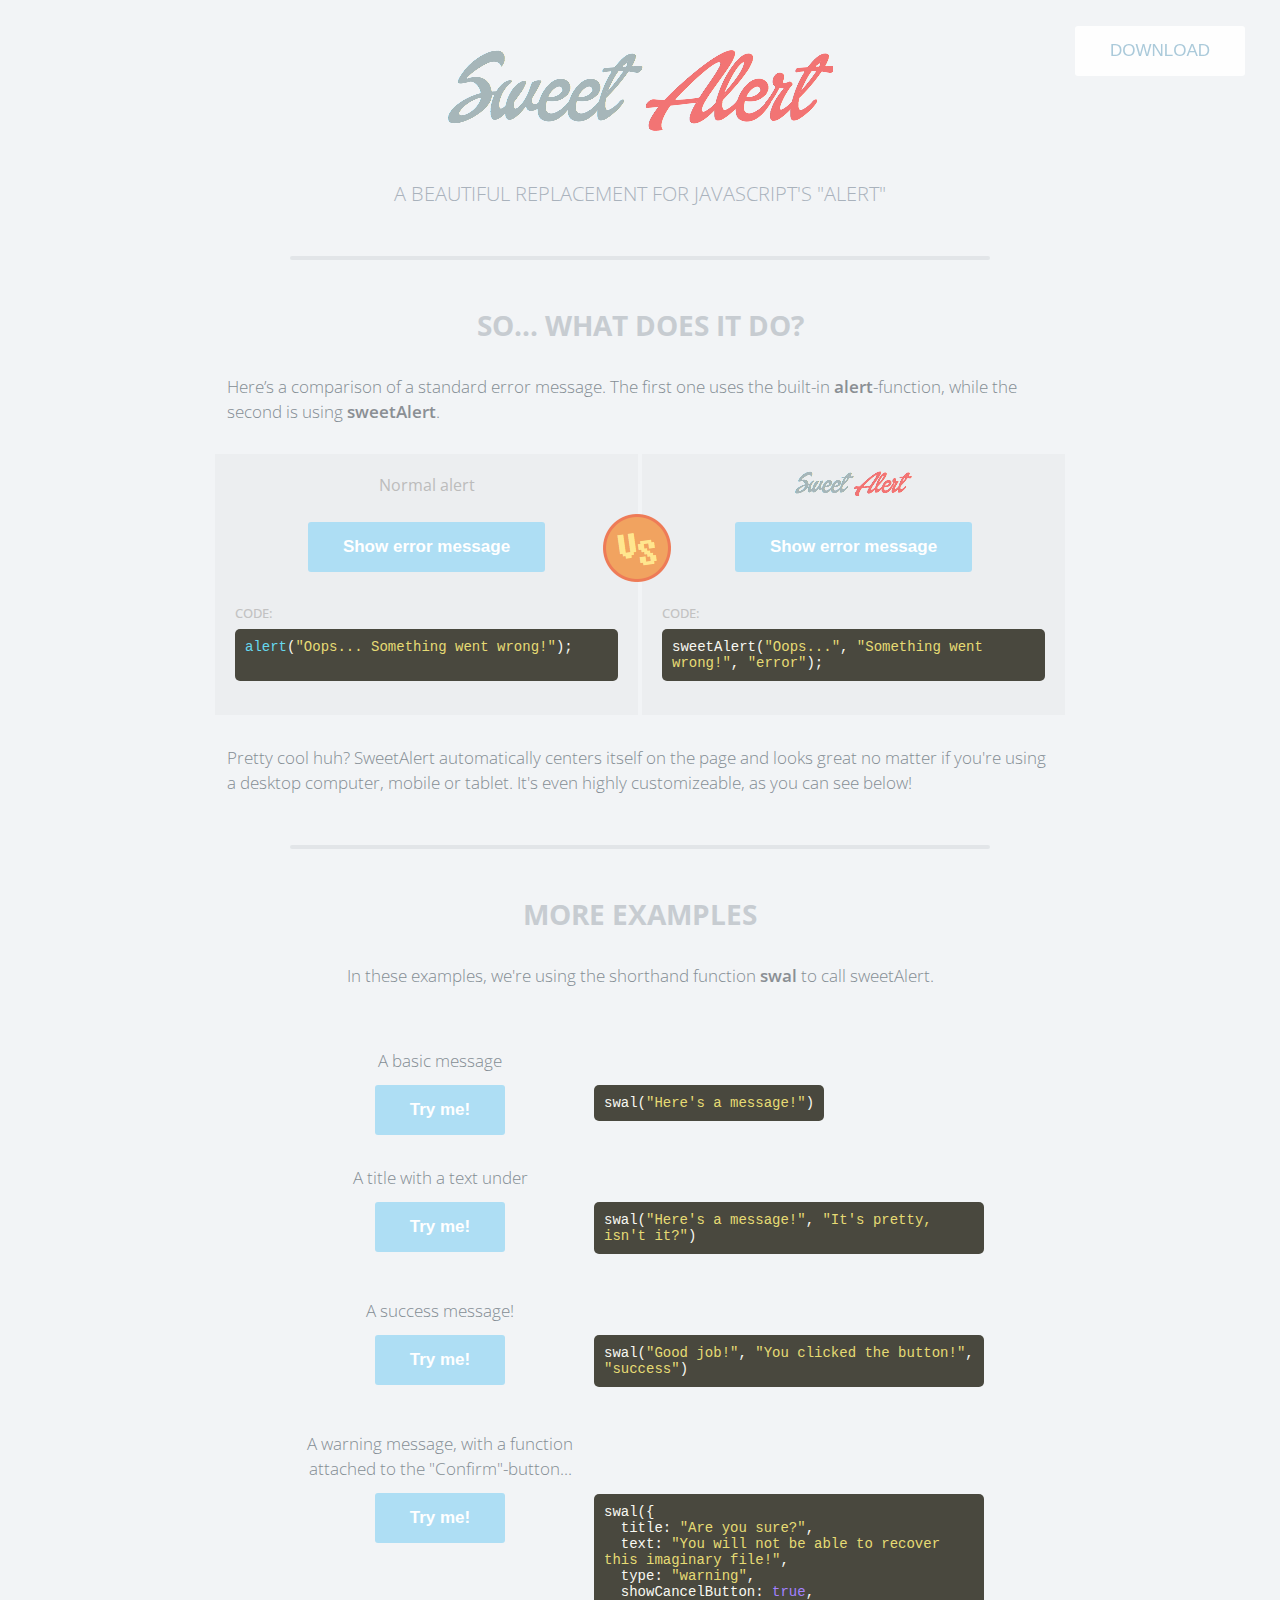
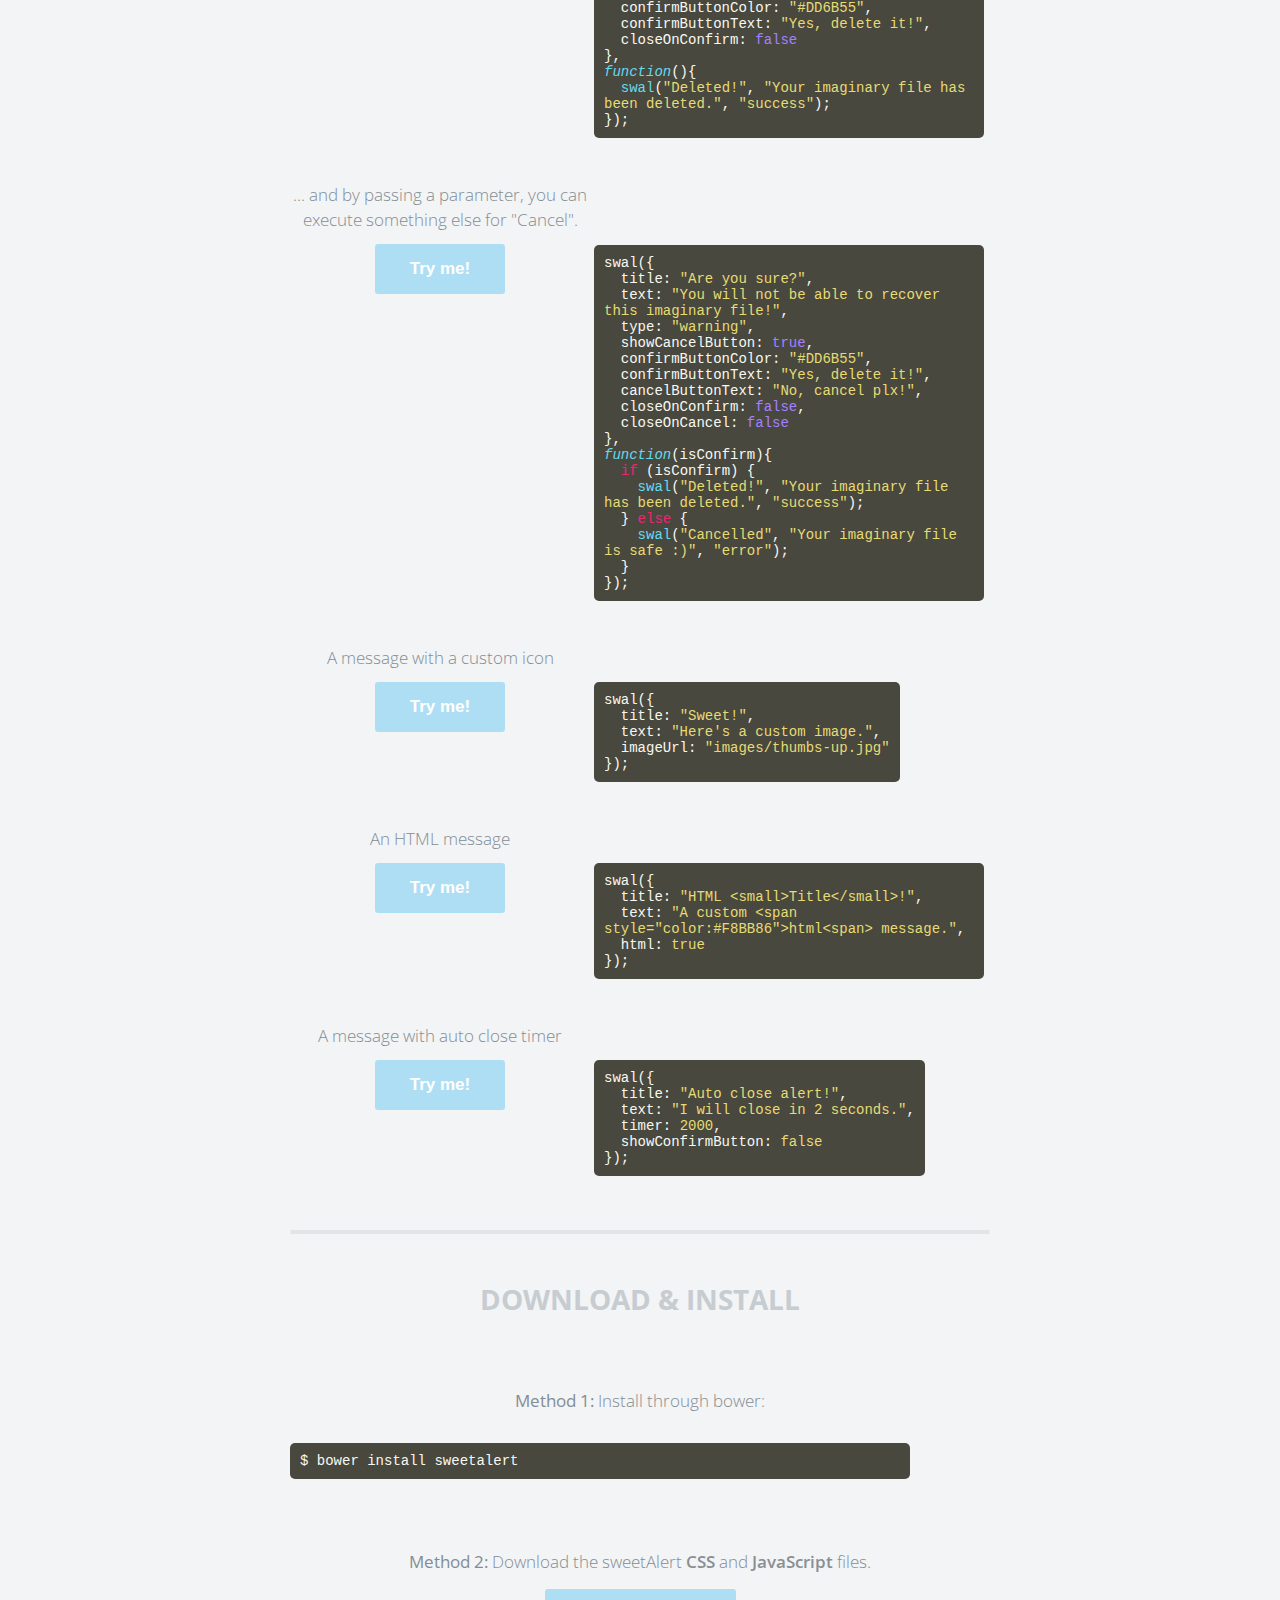
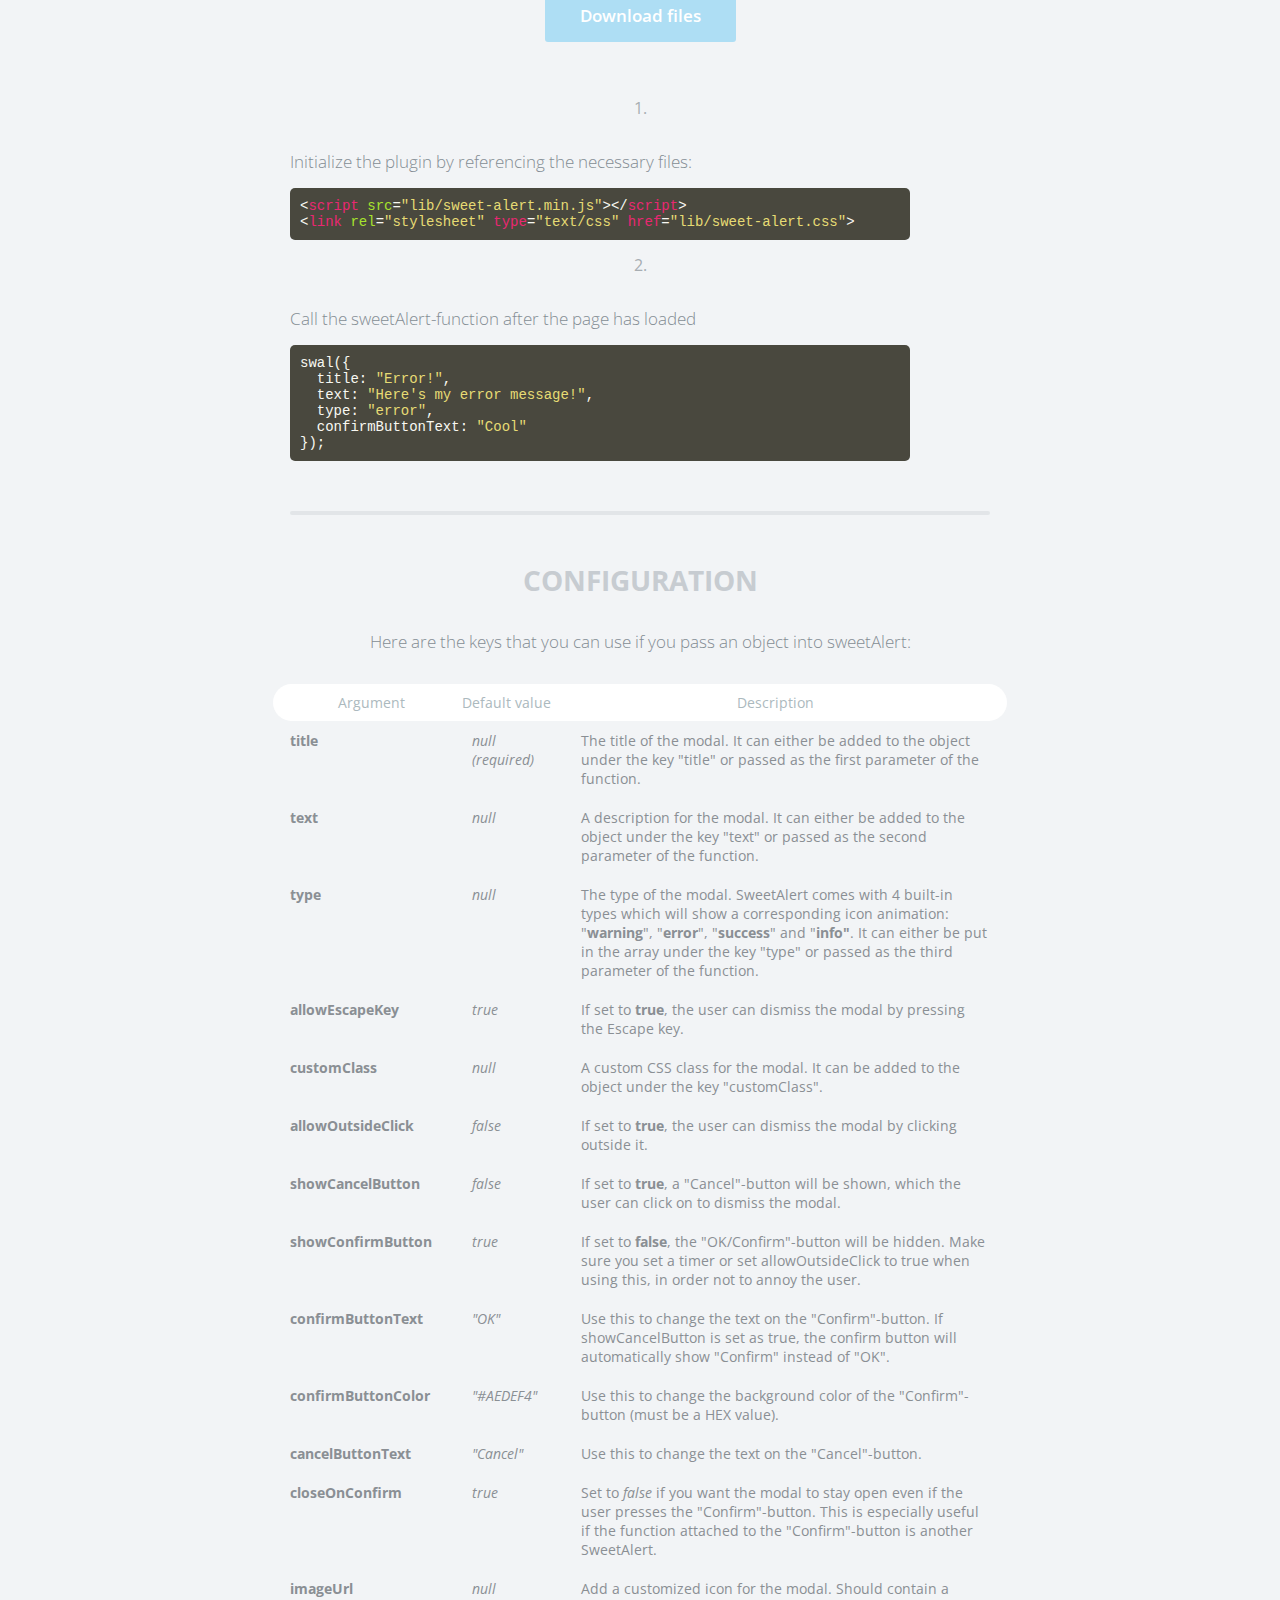
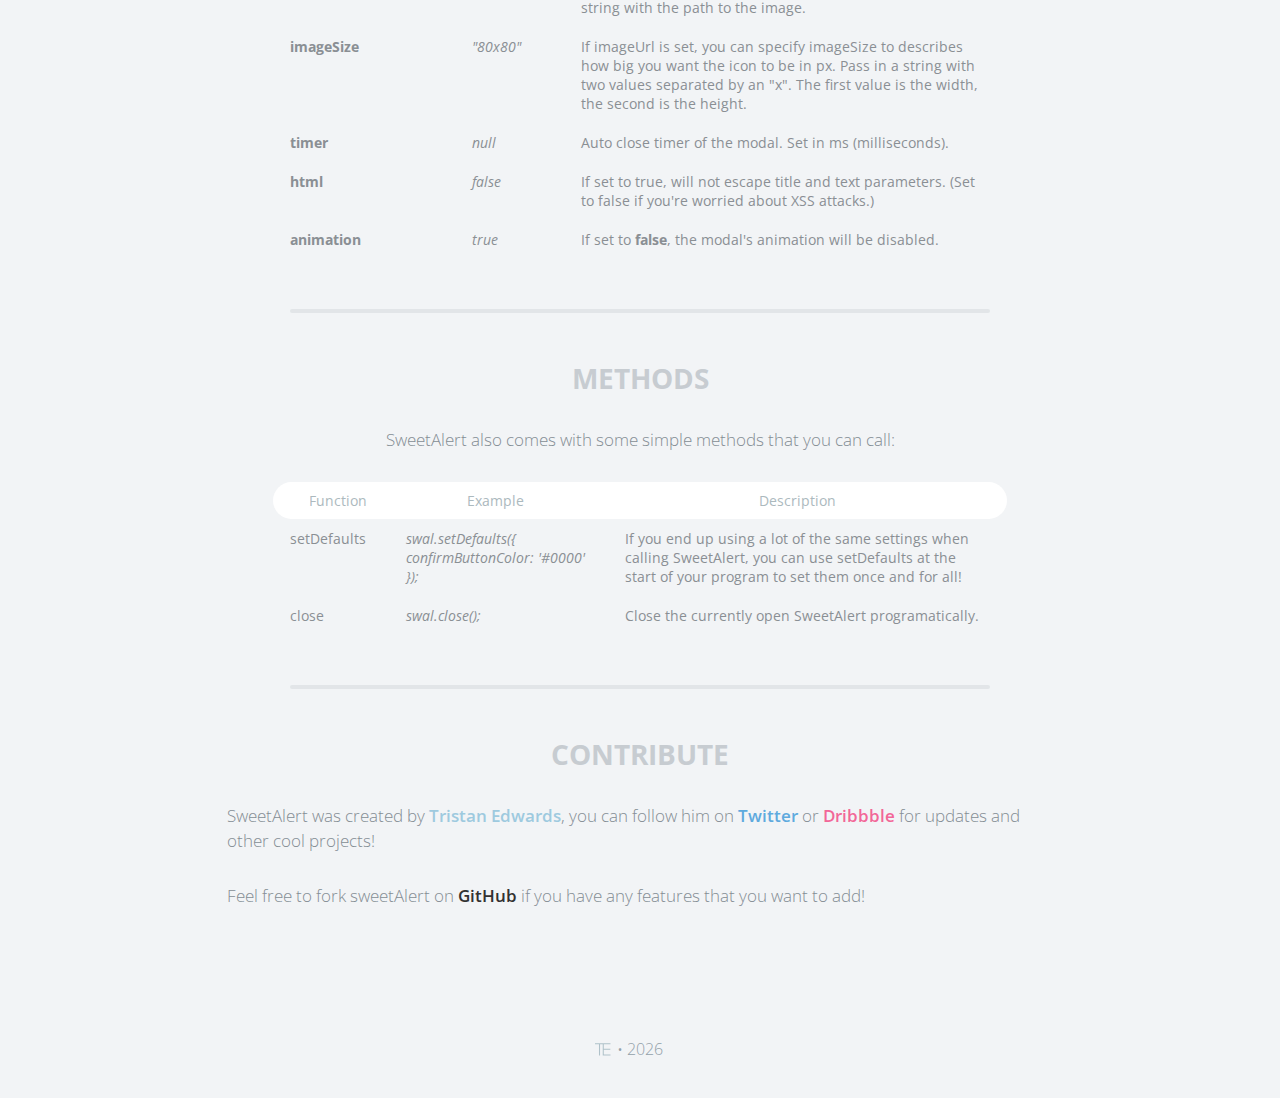
<file: ZamZam Bazar/lib/sweetalert/example/index.html>
<!doctype html>

<html>

<head>
  <meta charset="utf-8">
  <meta name="viewport" content="width=device-width, initial-scale=1, maximum-scale=1, user-scalable=0" />
  <title>SweetAlert</title>
  
  <link rel="stylesheet" href="./example.css">

  <!-- This is what you need -->
  <script src="../lib/sweet-alert.min.js"></script>
  <link rel="stylesheet" href="../lib/sweet-alert.css">
  <!--.......................-->

</head>

<body>

<h1>Sweet Alert</h1>
<h2>A beautiful replacement for Javascript's "Alert"</h2>
<button class="download">Download</button>

<!-- What does it do? -->
<h3>So... What does it do?</h3>
<p>Here’s a comparison of a standard error message. The first one uses the built-in <strong>alert</strong>-function, while the second is using <strong>sweetAlert</strong>.</p>

<div class="showcase normal">
	<h4>Normal alert</h4>
	<button>Show error message</button>

	<h5>Code:</h5>
	<pre><span class="func">alert</span>(<span class="str">"Oops... Something went wrong!"</span>);

	</pre>

	<div class="vs-icon"></div>
</div>

<div class="showcase sweet">
	<h4>Sweet Alert</h4>
	<button>Show error message</button>

	<h5>Code:</h5>
	<pre>sweetAlert(<span class="str">"Oops..."</span>, <span class="str">"Something went wrong!"</span>, <span class="str">"error"</span>);</pre>
</div>

<p>Pretty cool huh? SweetAlert automatically centers itself on the page and looks great no matter if you're using a desktop computer, mobile or tablet. It's even highly customizeable, as you can see below!</p>


<!-- Examples -->
<h3>More examples</h3>

<p class="center">In these examples, we're using the shorthand function <strong>swal</strong> to call sweetAlert.</p>

<ul class="examples">

	<li class="message">
		<div class="ui">
			<p>A basic message</p>
			<button>Try me!</button>
		</div>
		<pre>swal(<span class="str">"Here's a message!"</span>)</pre>
	</li>

	<li class="title-text">
		<div class="ui">
			<p>A title with a text under</p>
			<button>Try me!</button>
		</div>
		<pre>swal(<span class="str">"Here's a message!"</span>, <span class="str">"It's pretty, isn't it?"</span>)</pre>
	</li>

	<li class="success">
		<div class="ui">
			<p>A success message!</p>
			<button>Try me!</button>
		</div>
		<pre>swal(<span class="str">"Good job!"</span>, <span class="str">"You clicked the button!"</span>, <span class="str">"success"</span>)</pre>
	</li>

	<li class="warning confirm">
		<div class="ui">
			<p>A warning message, with a function attached to the "Confirm"-button...</p>
			<button>Try me!</button>
		</div>
		<pre>swal({
&nbsp;&nbsp;title: <span class="str">"Are you sure?"</span>,
&nbsp;&nbsp;text: <span class="str">"You will not be able to recover this imaginary file!"</span>,
&nbsp;&nbsp;type: <span class="str">"warning"</span>,
&nbsp;&nbsp;showCancelButton: <span class="val">true</span>,
&nbsp;&nbsp;confirmButtonColor: <span class="str">"#DD6B55"</span>,
&nbsp;&nbsp;confirmButtonText: <span class="str">"Yes, delete it!"</span>,
&nbsp;&nbsp;closeOnConfirm: <span class="val">false</span>
},
<span class="func"><i>function</i></span>(){
&nbsp;&nbsp;<span class="func">swal</span>(<span class="str">"Deleted!"</span>, <span class="str">"Your imaginary file has been deleted."</span>, <span class="str">"success"</span>);
});</pre>
	</li>

	<li class="warning cancel">
		<div class="ui">
			<p>... and by passing a parameter, you can execute something else for "Cancel".</p>
			<button>Try me!</button>
		</div>
		<pre>swal({
&nbsp;&nbsp;title: <span class="str">"Are you sure?"</span>,
&nbsp;&nbsp;text: <span class="str">"You will not be able to recover this imaginary file!"</span>,
&nbsp;&nbsp;type: <span class="str">"warning"</span>,
&nbsp;&nbsp;showCancelButton: <span class="val">true</span>,
&nbsp;&nbsp;confirmButtonColor: <span class="str">"#DD6B55"</span>,
&nbsp;&nbsp;confirmButtonText: <span class="str">"Yes, delete it!"</span>,
&nbsp;&nbsp;cancelButtonText: <span class="str">"No, cancel plx!"</span>,
&nbsp;&nbsp;closeOnConfirm: <span class="val">false</span>,
&nbsp;&nbsp;closeOnCancel: <span class="val">false</span>
},
<span class="func"><i>function</i></span>(isConfirm){
&nbsp;&nbsp;<span class="tag">if</span> (isConfirm) {
&nbsp;&nbsp;&nbsp;&nbsp;<span class="func">swal</span>(<span class="str">"Deleted!"</span>, <span class="str">"Your imaginary file has been deleted."</span>, <span class="str">"success"</span>);
&nbsp;&nbsp;} <span class="tag">else</span> {
	&nbsp;&nbsp;&nbsp;&nbsp;<span class="func">swal</span>(<span class="str">"Cancelled"</span>, <span class="str">"Your imaginary file is safe :)"</span>, <span class="str">"error"</span>);
&nbsp;&nbsp;}
});</pre>
	</li>

	<li class="custom-icon">
		<div class="ui">
			<p>A message with a custom icon</p>
			<button>Try me!</button>
		</div>
		<pre>swal({
&nbsp;&nbsp;title: <span class="str">"Sweet!"</span>,
&nbsp;&nbsp;text: <span class="str">"Here's a custom image."</span>,
&nbsp;&nbsp;imageUrl: <span class="str">"images/thumbs-up.jpg"</span>
});</pre>
	</li>

	<li class="message-html">
		<div class="ui">
			<p>An HTML message</p>
			<button>Try me!</button>
		</div>
		<pre>swal({
&nbsp;&nbsp;title: <span class="str">"HTML &lt;small&gt;Title&lt;/small&gt;!"</span>,
&nbsp;&nbsp;text: <span class="str">"A custom &lt;span style="color:#F8BB86"&gt;html&lt;span&gt; message."</span>,
&nbsp;&nbsp;html: <span class="str">true</span>
});</pre>
	</li>

	<li class="timer">
		<div class="ui">
			<p>A message with auto close timer</p>
			<button>Try me!</button>
		</div>
		<pre>swal({
&nbsp;&nbsp;title: <span class="str">"Auto close alert!"</span>,
&nbsp;&nbsp;text: <span class="str">"I will close in 2 seconds."</span>,
&nbsp;&nbsp;timer: <span class="str">2000</span>,
&nbsp;&nbsp;showConfirmButton: <span class="str">false</span>
});</pre>
	</li>

</ul>


<!-- Download & Install -->
<h3 id="download-section">Download & install</h3>

<div class="center-container">
	<p class="center"><b>Method 1:</b> Install through bower:</p>
	<pre class="center">$ bower install sweetalert</pre>
</div>

<p class="center"><b>Method 2:</b> Download the sweetAlert <strong>CSS</strong> and <strong>JavaScript</strong> files.</p>

<a class="button" href="https://github.com/t4t5/sweetalert/archive/master.zip" download>Download files</a>

<ol>
	<li>
		<p>Initialize the plugin by referencing the necessary files:</p>
		<pre>&lt;<span class="tag">script</span> <span class="attr">src</span>=<span class="str">"lib/sweet-alert.min.js"</span>&gt;&lt;/<span class="tag">script</span>&gt;
&lt;<span class="tag">link</span> <span class="attr">rel</span>=<span class="str">"stylesheet"</span> <span class="tag">type</span>=<span class="str">"text/css"</span> <span class="tag">href</span>=<span class="str">"lib/sweet-alert.css"</span>&gt;</pre>
	</li>

	<li>
		<p>Call the sweetAlert-function after the page has loaded</p>
		<pre>swal({
&nbsp;&nbsp;title: <span class="str">"Error!"</span>,
&nbsp;&nbsp;text: <span class="str">"Here's my error message!"</span>,
&nbsp;&nbsp;type: <span class="str">"error"</span>,
&nbsp;&nbsp;confirmButtonText: <span class="str">"Cool"</span>
});
</pre>
	</li>
</ol>



<!-- Configuration -->
<h3>Configuration</h3>

<p class="center">Here are the keys that you can use if you pass an object into sweetAlert:</p>

<table>
	<tr class="titles">
		<th>
			<div class="border-left"></div>
			Argument
		</th>
		<th>Default value</th>
		<th>
			<div class="border-right"></div>
			Description
		</th>
	</tr>
	<tr>
		<td><b>title</b></td>
		<td><i>null (required)</i></td>
		<td>The title of the modal. It can either be added to the object under the key "title" or passed as the first parameter of the function.</td>
	</tr>
	<tr>
		<td><b>text</b></td>
		<td><i>null</i></td>
		<td>A description for the modal. It can either be added to the object under the key "text" or passed as the second parameter of the function.</td>
	</tr>
	<tr>
		<td><b>type</b></td>
		<td><i>null</i></td>
		<td>The type of the modal. SweetAlert comes with 4 built-in types which will show a corresponding icon animation: "<strong>warning</strong>", "<strong>error</strong>", "<strong>success</strong>" and "<strong>info"</strong>. It can either be put in the array under the key "type" or passed as the third parameter of the function.</td>
	</tr>
        <tr>
                <td><b>allowEscapeKey</b></td>
                <td><i>true</i></td>
                <td>If set to <strong>true</strong>, the user can dismiss the modal by pressing the Escape key.</td>
        </tr>
	<tr>
		<td><b>customClass</b></td>
		<td><i>null</i></td>
		<td>A custom CSS class for the modal. It can be added to the object under the key "customClass".</td>
	</tr>
	<tr>
		<td><b>allowOutsideClick</b></td>
		<td><i>false</i></td>
		<td>If set to <strong>true</strong>, the user can dismiss the modal by clicking outside it.</td>
	</tr>
	<tr>
		<td><b>showCancelButton</b></td>
		<td><i>false</i></td>
		<td>If set to <strong>true</strong>, a "Cancel"-button will be shown, which the user can click on to dismiss the modal.</td>
	</tr>
	<tr>
		<td><b>showConfirmButton</b></td>
		<td><i>true</i></td>
		<td>If set to <strong>false</strong>, the "OK/Confirm"-button will be hidden. Make sure you set a timer or set allowOutsideClick to true when using this, in order not to annoy the user.</td>
	</tr>
	<tr>
		<td><b>confirmButtonText</b></td>
		<td><i>"OK"</i></td>
		<td>Use this to change the text on the "Confirm"-button. If showCancelButton is set as true, the confirm button will automatically show "Confirm" instead of "OK".</td>
	</tr>
	<tr>
		<td><b>confirmButtonColor</b></td>
		<td><i>"#AEDEF4"</i></td>
		<td>Use this to change the background color of the "Confirm"-button (must be a HEX value).</td>
	</tr>
	<tr>
		<td><b>cancelButtonText</b></td>
		<td><i>"Cancel"</i></td>
		<td>Use this to change the text on the "Cancel"-button.</td>
	</tr>
	<tr>
		<td><b>closeOnConfirm</b></td>
		<td><i>true</i></td>
		<td>Set to <i>false</i> if you want the modal to stay open even if the user presses the "Confirm"-button. This is especially useful if the function attached to the "Confirm"-button is another SweetAlert.</td>
	</tr>
	<tr>
		<td><b>imageUrl</b></td>
		<td><i>null</i></td>
		<td>Add a customized icon for the modal. Should contain a string with the path to the image.</td>
	</tr>
	<tr>
		<td><b>imageSize</b></td>
		<td><i>"80x80"</i></td>
		<td>If imageUrl is set, you can specify imageSize to describes how big you want the icon to be in px. Pass in a string with two values separated by an "x". The first value is the width, the second is the height.</td>
	</tr>
	<tr>
		<td><b>timer</b></td>
		<td><i>null</i></td>
		<td>Auto close timer of the modal. Set in ms (milliseconds).</td>
	</tr>
	<tr>
		<td><b>html</b></td>
		<td><i>false</i></td>
		<td>If set to true, will not escape title and text parameters. (Set to false if you're worried about XSS attacks.)</td>
	</tr>
	<tr>
		<td><b>animation</b></td>
		<td><i>true</i></td>
		<td>If set to <strong>false</strong>, the modal's animation will be disabled.</td>
	</tr>
</table>


<!-- Methods -->
<h3>Methods</h3>

<p class="center">SweetAlert also comes with some simple methods that you can call:</p>

<table>
	<tr class="titles">
		<th>
			<div class="border-left"></div>
			Function
		</th>
		<th>Example</th>
		<th>
			<div class="border-right"></div>
			Description
		</th>
	</tr>
	<tr>
		<td>setDefaults</td>
		<td><i>swal.setDefaults({ confirmButtonColor: '#0000' });</i></td>
		<td>If you end up using a lot of the same settings when calling SweetAlert, you can use setDefaults at the start of your program to set them once and for all!</td>
	</tr>
	<tr>
		<td>close</td>
		<td><i>swal.close();</i></td>
		<td>Close the currently open SweetAlert programatically.</td>
	</tr>
</table>



<!-- Contribute -->
<h3>Contribute</h3>
<p>SweetAlert was created by <a href="http://tristanedwards.me" target="_blank">Tristan Edwards</a>, you can follow him on <a href="https://twitter.com/t4t5" target="_blank" class="twitter">Twitter</a> or <a href="https://dribbble.com/tristanedwards" target="_blank" class="dribbble">Dribbble</a> for updates and other cool projects!</p>
<p>Feel free to fork sweetAlert on <a href="https://github.com/t4t5/sweetalert" class="github">GitHub</a> if you have any features that you want to add!</p>


<footer>
	<span class="te-logo">TE</span> • <script>document.write(new Date().getFullYear())</script>
</footer>


<script>

document.querySelector('button.download').onclick = function(){
	$("html, body").animate({ scrollTop: $("#download-section").offset().top }, 1000);
};

document.querySelector('.showcase.normal button').onclick = function(){
	alert("Oops... Something went wrong!");
};

document.querySelector('.showcase.sweet button').onclick = function(){
	swal("Oops...", "Something went wrong!", "error");
};

document.querySelector('ul.examples li.message button').onclick = function(){
	swal("Here's a message!");
};

document.querySelector('ul.examples li.timer button').onclick = function(){
	swal({
		title: "Auto close alert!",
		text: "I will close in 2 seconds.",
		timer: 2000,
		showConfirmButton: false
	});
};

document.querySelector('ul.examples li.title-text button').onclick = function(){
	swal("Here's a message!", "It's pretty, isn't it?");
};

document.querySelector('ul.examples li.success button').onclick = function(){
	swal("Good job!", "You clicked the button!", "success");
};

document.querySelector('ul.examples li.warning.confirm button').onclick = function(){
	swal({
		title: "Are you sure?",
		text: "You will not be able to recover this imaginary file!",
		type: "warning",
		showCancelButton: true,
		confirmButtonColor: '#DD6B55',
		confirmButtonText: 'Yes, delete it!',
		closeOnConfirm: false
	},
	function(){
		swal("Deleted!", "Your imaginary file has been deleted!", "success");
	});
};

document.querySelector('ul.examples li.warning.cancel button').onclick = function(){
	swal({
		title: "Are you sure?",
		text: "You will not be able to recover this imaginary file!",
		type: "warning",
		showCancelButton: true,
		confirmButtonColor: '#DD6B55',
		confirmButtonText: 'Yes, delete it!',
		cancelButtonText: "No, cancel plx!",
		closeOnConfirm: false,
		closeOnCancel: false
	},
	function(isConfirm){
    if (isConfirm){
      swal("Deleted!", "Your imaginary file has been deleted!", "success");
    } else {
      swal("Cancelled", "Your imaginary file is safe :)", "error");
    }
	});
};

document.querySelector('ul.examples li.custom-icon button').onclick = function(){
	swal({
		title: "Sweet!",
		text: "Here's a custom image.",
		imageUrl: 'images/thumbs-up.jpg'
	});
};

document.querySelector('ul.examples li.message-html button').onclick = function(){
	swal({
		title: "HTML <small>Title</small>!",
		text: 'A custom <span style="color:#F8BB86">html<span> message.',
		html: true
	});
};

</script>



</body>

</html>
</file>
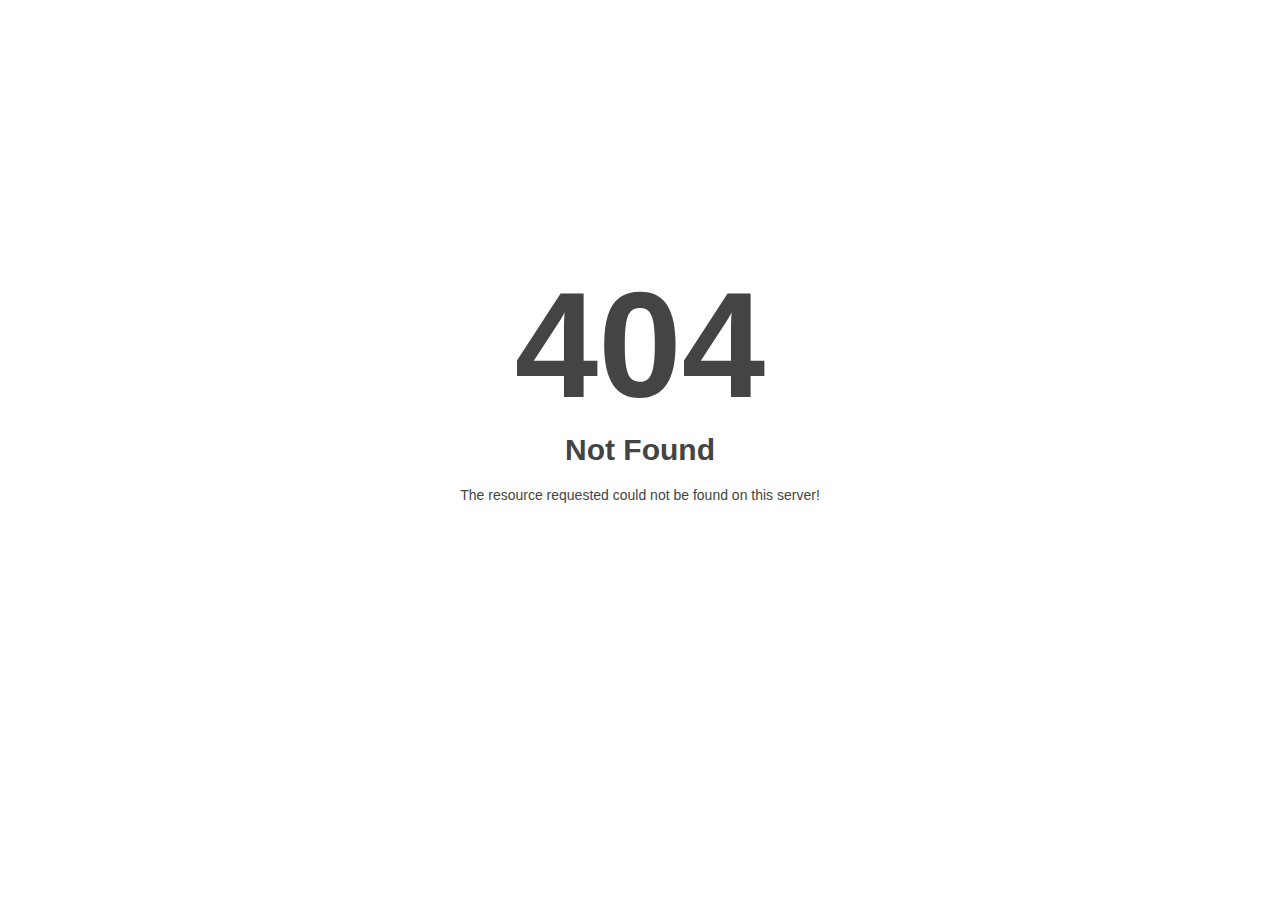
<file: ZamZam Bazar/assets/frontend/js/lazysizes.min.html>
<!DOCTYPE html>
<html style="height:100%">
<head>
<meta name="viewport" content="width=device-width, initial-scale=1, shrink-to-fit=no">
<title> 404 Not Found
</title></head>
<body style="color: #444; margin:0;font: normal 14px/20px Arial, Helvetica, sans-serif; height:100%; background-color: #fff;">
<div style="height:auto; min-height:100%; ">     <div style="text-align: center; width:800px; margin-left: -400px; position:absolute; top: 30%; left:50%;">
        <h1 style="margin:0; font-size:150px; line-height:150px; font-weight:bold;">404</h1>
<h2 style="margin-top:20px;font-size: 30px;">Not Found
</h2>
<p>The resource requested could not be found on this server!</p>
</div></div></body></html>
</file>
<file: ZamZam Bazar/lib/sweetalert/example/example.css>
@import url(http://fonts.googleapis.com/css?family=Open+Sans:400,600,700,300);
@import url(http://fonts.googleapis.com/css?family=Open+Sans+Condensed:700);
body {
  background-color: #f2f4f6;
  font-family: 'Open Sans', sans-serif;
  text-align: center; }

h1 {
  background-image: url("images/logo_big.png");
  background-image: -webkit-image-set(url("images/logo_big.png") 1x, url("images/logo_big@2x.png") 2x);
  width: 385px;
  height: 81px;
  text-indent: -9999px;
  white-space: nowrap;
  margin: 50px auto; }
  @media all and (max-width: 420px) {
    h1 {
      width: 300px;
      background-size: contain;
      background-repeat: no-repeat;
      background-position: center; } }
  @media all and (max-width: 330px) {
    h1 {
      width: 250px; } }

h2 {
  font-size: 20px;
  color: #A9B2BC;
  line-height: 25px;
  text-transform: uppercase;
  font-weight: 300;
  text-align: center;
  display: block; }

h3 {
  font-size: 28px;
  color: #C7CCD1;
  text-transform: uppercase;
  font-family: 'Open Sans Condensed', sans-serif;
  margin-top: 100px;
  text-align: center;
  position: relative; }
  h3#download-section {
    margin-top: 50px;
    padding-top: 40px; }
  h3::after {
    content: "";
    background-color: #e2e5e8;
    height: 4px;
    width: 700px;
    left: 50%;
    margin-left: -350px;
    position: absolute;
    margin-top: -50px;
    border-radius: 2px; }
    @media all and (max-width: 740px) {
      h3::after {
        width: auto;
        left: 20px;
        right: 20px;
        margin-left: 0; } }

a {
  text-decoration: none; }

p {
  max-width: 826px;
  margin: 30px auto;
  font-size: 17px;
  font-weight: 300;
  color: #848D94;
  line-height: 25px;
  text-align: left; }
  p.center {
    text-align: center; }
  p strong {
    color: #8A8F94;
    font-weight: 600; }
  p a {
    color: #9ECADF;
    font-weight: 600; }
    p a:hover {
      text-decoration: underline; }
    p a.twitter {
      color: #5eaade; }
    p a.dribbble {
      color: #f26798; }
    p a.github {
      color: #323131; }

button, .button {
  background-color: #AEDEF4;
  color: white;
  border: none;
  box-shadow: none;
  font-size: 17px;
  font-weight: 500;
  font-weight: 600;
  border-radius: 3px;
  padding: 15px 35px;
  margin: 26px 5px 0 5px;
  cursor: pointer; }
  button:focus, .button:focus {
    outline: none; }
  button:hover, .button:hover {
    background-color: #a1d9f2; }
  button:active, .button:active {
    background-color: #81ccee; }
  button.cancel, .button.cancel {
    background-color: #D0D0D0; }
    button.cancel:hover, .button.cancel:hover {
      background-color: #c8c8c8; }
    button.cancel:active, .button.cancel:active {
      background-color: #b6b6b6; }
  button.download, .button.download {
    position: fixed;
    right: 30px;
    top: 0;
    background-color: rgba(255, 255, 255, 0.9);
    color: #ABCADA;
    font-weight: 500;
    text-transform: uppercase;
    z-index: 3; }
    @media all and (max-width: 1278px) {
      button.download, .button.download {
        display: none; } }

.center-container {
  max-width: 700px;
  margin: 70px auto; }

pre {
  background-color: #49483e;
  color: #f8f8f2;
  padding: 10px;
  border-radius: 5px;
  white-space: pre-line;
  text-align: left;
  font-size: 14px;
  max-width: 600px; }
  pre .str {
    color: #e6db74; }
  pre .func {
    color: #66d9ef; }
  pre .val {
    color: #a381ff; }
  pre .tag {
    color: #e92772; }
  pre .attr {
    color: #a6e22d; }

.showcase {
  background-color: #eceef0;
  padding: 20px;
  display: inline-block;
  width: 383px;
  vertical-align: top;
  position: relative; }
  @media all and (max-width: 865px) {
    .showcase {
      margin: 5px auto;
      padding: 46px 20px; } }
  @media all and (max-width: 440px) {
    .showcase {
      width: auto; } }
  .showcase h4 {
    font-size: 16px;
    color: #BCBCBC;
    line-height: 22px;
    margin: 0 auto;
    font-weight: 400; }
  .showcase.sweet h4 {
    width: 117px;
    height: 25px;
    margin-top: -3px;
    text-indent: -9999px;
    background-image: url("images/logo_small.png");
    background-image: -webkit-image-set(url("images/logo_small.png") 1x, url("images/logo_small@2x.png") 2x); }
  .showcase h5 {
    margin-bottom: -7px;
    text-align: left;
    font-weight: 500;
    text-transform: uppercase;
    color: #c2c2c2; }
  .showcase button {
    margin-bottom: 10px; }
  .showcase .vs-icon {
    background-image: url("images/vs_icon.png");
    background-image: -webkit-image-set(url("images/vs_icon.png") 1x, url("images/vs_icon@2x.png") 2x);
    width: 69px;
    height: 69px;
    position: absolute;
    right: -34px;
    top: 60px;
    z-index: 2; }
    @media all and (max-width: 865px) {
      .showcase .vs-icon {
        margin: 5px auto;
        right: auto;
        left: 50%;
        margin-left: -35px;
        top: auto;
        bottom: -35px; } }

ul.examples {
  list-style-type: none;
  width: 700px;
  margin: 0 auto;
  text-align: left;
  padding-left: 0; }
  @media all and (max-width: 758px) {
    ul.examples {
      width: auto; } }
  ul.examples li {
    padding-left: 0; }
  ul.examples .ui, ul.examples pre {
    display: inline-block;
    vertical-align: top; }
    @media all and (max-width: 758px) {
      ul.examples .ui, ul.examples pre {
        display: block;
        max-width: none;
        margin: 0 auto; } }
  ul.examples .ui {
    width: 300px;
    text-align: center; }
    ul.examples .ui button {
      margin-top: 12px; }
    ul.examples .ui p {
      text-align: center;
      margin-bottom: 0; }
  ul.examples pre {
    max-width: 370px;
    margin-top: 67px; }
    @media all and (max-width: 758px) {
      ul.examples pre {
        margin-top: 16px !important;
        margin-bottom: 60px; } }
  ul.examples .warning pre {
    margin-top: 93px; }

ol {
  max-width: 700px;
  margin: 70px auto;
  list-style-position: inside;
  padding-left: 0; }
  ol li {
    color: #A7ADB2; }
    ol li p {
      margin-bottom: 10px; }

table {
  width: 700px;
  font-size: 14px;
  color: #8a8f94;
  margin: 10px auto;
  text-align: left;
  border-collapse: collapse; }
  @media all and (max-width: 750px) {
    table {
      width: auto;
      margin: 10px 20px; } }
  table th {
    background-color: white;
    padding: 9px;
    color: #acb9be;
    font-weight: 400;
    text-align: center;
    position: relative; }
    table th .border-left, table th .border-right {
      position: absolute;
      background-color: white;
      border-radius: 50%;
      top: 0;
      left: -17px;
      width: 37px;
      height: 37px; }
    table th .border-right {
      left: auto;
      right: -17px; }
    @media all and (max-width: 750px) {
      table th:nth-child(2) {
        display: none; } }
  table td {
    padding: 10px 20px;
    vertical-align: top; }
    table td:first-child {
      padding-left: 0px; }
    table td:last-child {
      padding-right: 0px; }
    @media all and (max-width: 750px) {
      table td:nth-child(2) {
        display: none; } }
    @media all and (max-width: 360px) {
      table td {
        padding: 10px 4px; }
        table td b {
          font-size: 13px; } }

footer {
  margin-top: 100px;
  padding-bottom: 30px;
  color: #9A999F;
  display: inline-block;
  position: relative;
  color: gray;
  font-weight: 400;
  color: #93a1aa;
  font-weight: 300; }
  footer .te-logo {
    text-indent: -99999px;
    background-size: contain;
    background-repeat: no-repeat;
    background-position: center center;
    height: 16px;
    width: 16px;
    display: inline-block;
    margin-right: 5px;
    background-image: url("images/te-logo-small.svg");
    position: absolute;
    left: -22px;
    top: 3px; }
</file>
<file: ZamZam Bazar/lib/sweetalert/lib/sweet-alert.css>
.sweet-overlay{background-color:#000;-ms-filter:"progid:DXImageTransform.Microsoft.Alpha(Opacity=40)";background-color:rgba(0,0,0,.4);position:fixed;left:0;right:0;top:0;bottom:0;display:none;z-index:10000}.sweet-alert{background-color:#fff;font-family:'Open Sans','Helvetica Neue',Helvetica,Arial,sans-serif;width:478px;padding:17px;border-radius:5px;text-align:center;position:fixed;left:50%;top:50%;margin-left:-256px;margin-top:-200px;overflow:hidden;display:none;z-index:99999}@media all and (max-width:540px){.sweet-alert{width:auto;margin-left:0;margin-right:0;left:15px;right:15px}}.sweet-alert h2{color:#575757;font-size:30px;text-align:center;font-weight:600;text-transform:none;position:relative;margin:25px 0;padding:0;line-height:40px;display:block}.sweet-alert p{color:#797979;font-size:16px;font-weight:300;position:relative;text-align:inherit;float:none;margin:0;padding:0;line-height:normal}.sweet-alert button{background-color:#AEDEF4;color:#fff;border:none;box-shadow:none;font-size:17px;font-weight:500;-webkit-border-radius:4px;border-radius:5px;padding:10px 32px;margin:26px 5px 0;cursor:pointer}.sweet-alert button:focus{outline:0;box-shadow:0 0 2px rgba(128,179,235,.5),inset 0 0 0 1px rgba(0,0,0,.05)}.sweet-alert button:hover{background-color:#a1d9f2}.sweet-alert button:active{background-color:#81ccee}.sweet-alert button.cancel{background-color:#D0D0D0}.sweet-alert button.cancel:hover{background-color:#c8c8c8}.sweet-alert button.cancel:active{background-color:#b6b6b6}.sweet-alert button.cancel:focus{box-shadow:rgba(197,205,211,.8) 0 0 2px,rgba(0,0,0,.0470588) 0 0 0 1px inset!important}.sweet-alert button::-moz-focus-inner{border:0}.sweet-alert[data-has-cancel-button=false] button{box-shadow:none!important}.sweet-alert[data-has-confirm-button=false][data-has-cancel-button=false]{padding-bottom:40px}.sweet-alert .sa-icon{width:80px;height:80px;border:4px solid gray;-webkit-border-radius:40px;border-radius:50%;margin:20px auto;padding:0;position:relative;box-sizing:content-box}.sweet-alert .sa-icon.sa-error{border-color:#F27474}.sweet-alert .sa-icon.sa-error .sa-x-mark{position:relative;display:block}.sweet-alert .sa-icon.sa-error .sa-line{position:absolute;height:5px;width:47px;background-color:#F27474;display:block;top:37px;border-radius:2px}.sweet-alert .sa-icon.sa-error .sa-line.sa-left{-webkit-transform:rotate(45deg);transform:rotate(45deg);left:17px}.sweet-alert .sa-icon.sa-error .sa-line.sa-right{-webkit-transform:rotate(-45deg);transform:rotate(-45deg);right:16px}.sweet-alert .sa-icon.sa-warning{border-color:#F8BB86}.sweet-alert .sa-icon.sa-warning .sa-body{position:absolute;width:5px;height:47px;left:50%;top:10px;-webkit-border-radius:2px;border-radius:2px;margin-left:-2px;background-color:#F8BB86}.sweet-alert .sa-icon.sa-warning .sa-dot{position:absolute;width:7px;height:7px;-webkit-border-radius:50%;border-radius:50%;margin-left:-3px;left:50%;bottom:10px;background-color:#F8BB86}.sweet-alert .sa-icon.sa-info{border-color:#C9DAE1}.sweet-alert .sa-icon.sa-info::before{content:"";position:absolute;width:5px;height:29px;left:50%;bottom:17px;border-radius:2px;margin-left:-2px;background-color:#C9DAE1}.sweet-alert .sa-icon.sa-info::after{content:"";position:absolute;width:7px;height:7px;border-radius:50%;margin-left:-3px;top:19px;background-color:#C9DAE1}.sweet-alert .sa-icon.sa-success{border-color:#A5DC86}.sweet-alert .sa-icon.sa-success::after,.sweet-alert .sa-icon.sa-success::before{content:'';position:absolute;width:60px;height:120px;background:#fff;-webkit-transform:rotate(45deg);transform:rotate(45deg)}.sweet-alert .sa-icon.sa-success::before{-webkit-border-radius:120px 0 0 120px;border-radius:120px 0 0 120px;top:-7px;left:-33px;-webkit-transform:rotate(-45deg);transform:rotate(-45deg);-webkit-transform-origin:60px 60px;transform-origin:60px 60px}.sweet-alert .sa-icon.sa-success::after{-webkit-border-radius:0 120px 120px 0;border-radius:0 120px 120px 0;top:-11px;left:30px;-webkit-transform:rotate(-45deg);transform:rotate(-45deg);-webkit-transform-origin:0 60px;transform-origin:0 60px}.sweet-alert .sa-icon.sa-success .sa-placeholder{width:80px;height:80px;border:4px solid rgba(165,220,134,.2);-webkit-border-radius:40px;border-radius:50%;box-sizing:content-box;position:absolute;left:-4px;top:-4px;z-index:2}.sweet-alert .sa-icon.sa-success .sa-fix{width:5px;height:90px;background-color:#fff;position:absolute;left:28px;top:8px;z-index:1;-webkit-transform:rotate(-45deg);transform:rotate(-45deg)}.sweet-alert .sa-icon.sa-success .sa-line{height:5px;background-color:#A5DC86;display:block;border-radius:2px;position:absolute;z-index:2}.sweet-alert .sa-icon.sa-success .sa-line.sa-tip{width:25px;left:14px;top:46px;-webkit-transform:rotate(45deg);transform:rotate(45deg)}.sweet-alert .sa-icon.sa-success .sa-line.sa-long{width:47px;right:8px;top:38px;-webkit-transform:rotate(-45deg);transform:rotate(-45deg)}.sweet-alert .sa-icon.sa-custom{background-size:contain;border-radius:0;border:none;background-position:center center;background-repeat:no-repeat}@-webkit-keyframes showSweetAlert{0%{transform:scale(.7);-webkit-transform:scale(.7)}45%{transform:scale(1.05);-webkit-transform:scale(1.05)}80%{transform:scale(.95);-webkit-tranform:scale(.95)}100%{transform:scale(1);-webkit-transform:scale(1)}}@keyframes showSweetAlert{0%{transform:scale(.7);-webkit-transform:scale(.7)}45%{transform:scale(1.05);-webkit-transform:scale(1.05)}80%{transform:scale(.95);-webkit-tranform:scale(.95)}100%{transform:scale(1);-webkit-transform:scale(1)}}@-webkit-keyframes hideSweetAlert{0%{transform:scale(1);-webkit-transform:scale(1)}100%{transform:scale(.5);-webkit-transform:scale(.5)}}@keyframes hideSweetAlert{0%{transform:scale(1);-webkit-transform:scale(1)}100%{transform:scale(.5);-webkit-transform:scale(.5)}}.showSweetAlert{-webkit-animation:showSweetAlert .3s;animation:showSweetAlert .3s}.showSweetAlert[data-animation=none]{-webkit-animation:none;animation:none}.hideSweetAlert{-webkit-animation:hideSweetAlert .2s;animation:hideSweetAlert .2s}.hideSweetAlert[data-animation=none]{-webkit-animation:none;animation:none}@-webkit-keyframes animateSuccessTip{0%,54%{width:0;left:1px;top:19px}70%{width:50px;left:-8px;top:37px}84%{width:17px;left:21px;top:48px}100%{width:25px;left:14px;top:45px}}@keyframes animateSuccessTip{0%,54%{width:0;left:1px;top:19px}70%{width:50px;left:-8px;top:37px}84%{width:17px;left:21px;top:48px}100%{width:25px;left:14px;top:45px}}@-webkit-keyframes animateSuccessLong{0%,65%{width:0;right:46px;top:54px}84%{width:55px;right:0;top:35px}100%{width:47px;right:8px;top:38px}}@keyframes animateSuccessLong{0%,65%{width:0;right:46px;top:54px}84%{width:55px;right:0;top:35px}100%{width:47px;right:8px;top:38px}}@-webkit-keyframes rotatePlaceholder{0%,5%{transform:rotate(-45deg);-webkit-transform:rotate(-45deg)}100%,12%{transform:rotate(-405deg);-webkit-transform:rotate(-405deg)}}@keyframes rotatePlaceholder{0%,5%{transform:rotate(-45deg);-webkit-transform:rotate(-45deg)}100%,12%{transform:rotate(-405deg);-webkit-transform:rotate(-405deg)}}.animateSuccessTip{-webkit-animation:animateSuccessTip .75s;animation:animateSuccessTip .75s}.animateSuccessLong{-webkit-animation:animateSuccessLong .75s;animation:animateSuccessLong .75s}.sa-icon.sa-success.animate::after{-webkit-animation:rotatePlaceholder 4.25s ease-in;animation:rotatePlaceholder 4.25s ease-in}@-webkit-keyframes animateErrorIcon{0%{transform:rotateX(100deg);-webkit-transform:rotateX(100deg);opacity:0}100%{transform:rotateX(0deg);-webkit-transform:rotateX(0deg);opacity:1}}@keyframes animateErrorIcon{0%{transform:rotateX(100deg);-webkit-transform:rotateX(100deg);opacity:0}100%{transform:rotateX(0deg);-webkit-transform:rotateX(0deg);opacity:1}}.animateErrorIcon{-webkit-animation:animateErrorIcon .5s;animation:animateErrorIcon .5s}@-webkit-keyframes animateXMark{0%,50%{transform:scale(.4);-webkit-transform:scale(.4);margin-top:26px;opacity:0}80%{transform:scale(1.15);-webkit-transform:scale(1.15);margin-top:-6px}100%{transform:scale(1);-webkit-transform:scale(1);margin-top:0;opacity:1}}@keyframes animateXMark{0%,50%{transform:scale(.4);-webkit-transform:scale(.4);margin-top:26px;opacity:0}80%{transform:scale(1.15);-webkit-transform:scale(1.15);margin-top:-6px}100%{transform:scale(1);-webkit-transform:scale(1);margin-top:0;opacity:1}}.animateXMark{-webkit-animation:animateXMark .5s;animation:animateXMark .5s}@-webkit-keyframes pulseWarning{0%{border-color:#F8D486}100%{border-color:#F8BB86}}@keyframes pulseWarning{0%{border-color:#F8D486}100%{border-color:#F8BB86}}.pulseWarning{-webkit-animation:pulseWarning .75s infinite alternate;animation:pulseWarning .75s infinite alternate}@-webkit-keyframes pulseWarningIns{0%{background-color:#F8D486}100%{background-color:#F8BB86}}@keyframes pulseWarningIns{0%{background-color:#F8D486}100%{background-color:#F8BB86}}.pulseWarningIns{-webkit-animation:pulseWarningIns .75s infinite alternate;animation:pulseWarningIns .75s infinite alternate}
</file>
